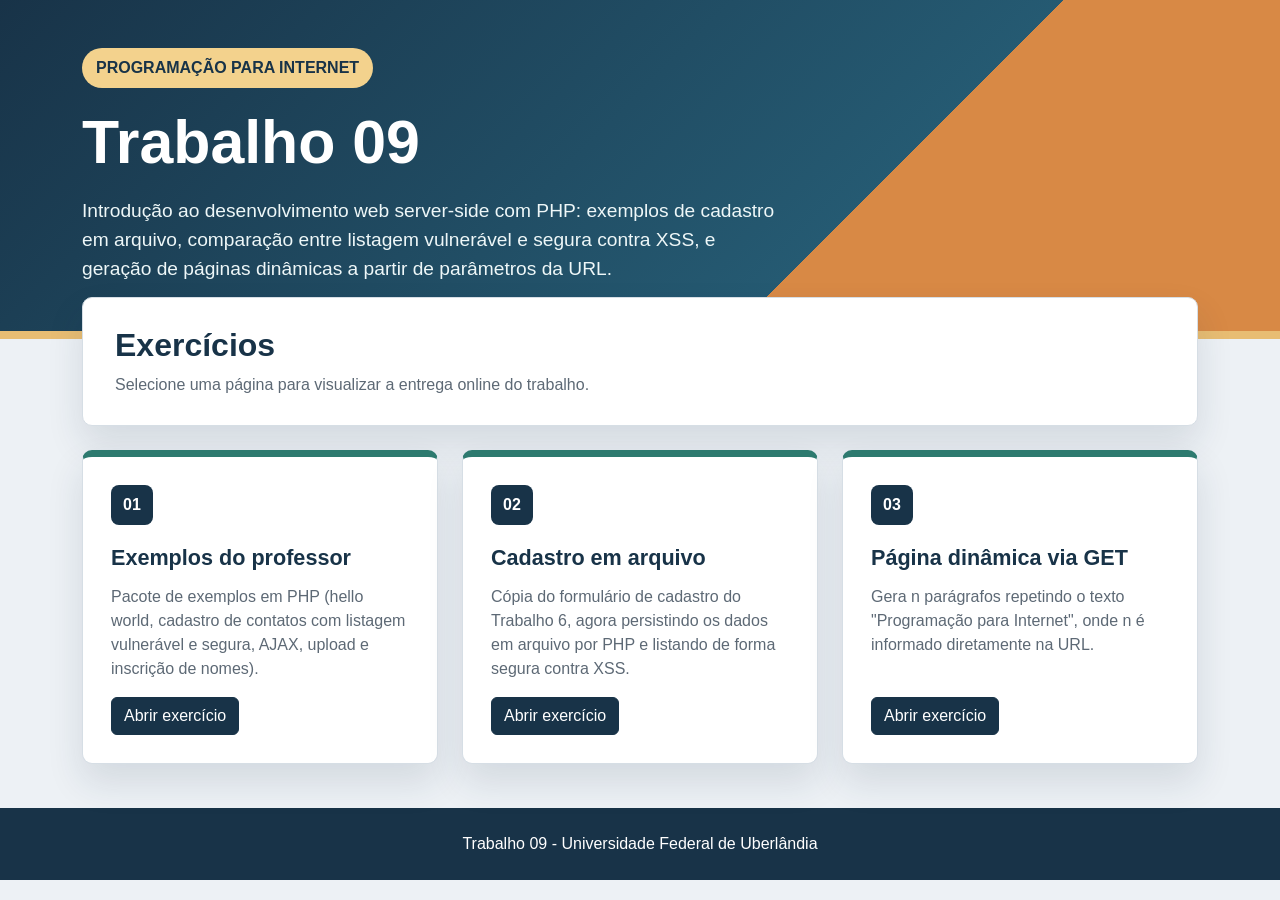
<file: index.html>
<!DOCTYPE html>
<html lang="pt-BR">
<head>
    <meta charset="UTF-8">
    <meta name="viewport" content="width=device-width, initial-scale=1.0">
    <meta name="description" content="Portal do Trabalho 09 de Programação para Internet com exercícios de PHP server-side.">
    <title>Trabalho 09 - PHP Server-Side</title>
    <link href="https://cdn.jsdelivr.net/npm/bootstrap@5.0.2/dist/css/bootstrap.min.css" rel="stylesheet">
    <link rel="stylesheet" href="css/portal.css">
</head>
<body>
    <header class="site-hero">
        <div class="container py-5">
            <p class="hero-label">Programação para Internet</p>
            <h1>Trabalho 09</h1>
            <p class="hero-copy">Introdução ao desenvolvimento web server-side com PHP: exemplos de cadastro em arquivo, comparação entre listagem vulnerável e segura contra XSS, e geração de páginas dinâmicas a partir de parâmetros da URL.</p>
        </div>
    </header>

    <main class="container main-content">
        <section class="intro-panel">
            <h2>Exercícios</h2>
            <p>Selecione uma página para visualizar a entrega online do trabalho.</p>
        </section>

        <section class="row g-4" aria-label="Lista de exercícios">
            <article class="col-12 col-md-4">
                <div class="exercise-card h-100">
                    <span class="exercise-number">01</span>
                    <h2>Exemplos do professor</h2>
                    <p>Pacote de exemplos em PHP (hello world, cadastro de contatos com listagem vulnerável e segura, AJAX, upload e inscrição de nomes).</p>
                    <a class="btn btn-primary" href="ex1/">Abrir exercício</a>
                </div>
            </article>

            <article class="col-12 col-md-4">
                <div class="exercise-card h-100">
                    <span class="exercise-number">02</span>
                    <h2>Cadastro em arquivo</h2>
                    <p>Cópia do formulário de cadastro do Trabalho 6, agora persistindo os dados em arquivo por PHP e listando de forma segura contra XSS.</p>
                    <a class="btn btn-primary" href="ex2/">Abrir exercício</a>
                </div>
            </article>

            <article class="col-12 col-md-4">
                <div class="exercise-card h-100">
                    <span class="exercise-number">03</span>
                    <h2>Página dinâmica via GET</h2>
                    <p>Gera n parágrafos repetindo o texto "Programação para Internet", onde n é informado diretamente na URL.</p>
                    <a class="btn btn-primary" href="ex3/gera-pagina.php?n=5">Abrir exercício</a>
                </div>
            </article>
        </section>
    </main>

    <footer>
        <p>Trabalho 09 - Universidade Federal de Uberlândia</p>
    </footer>
</body>
</html>
</file>
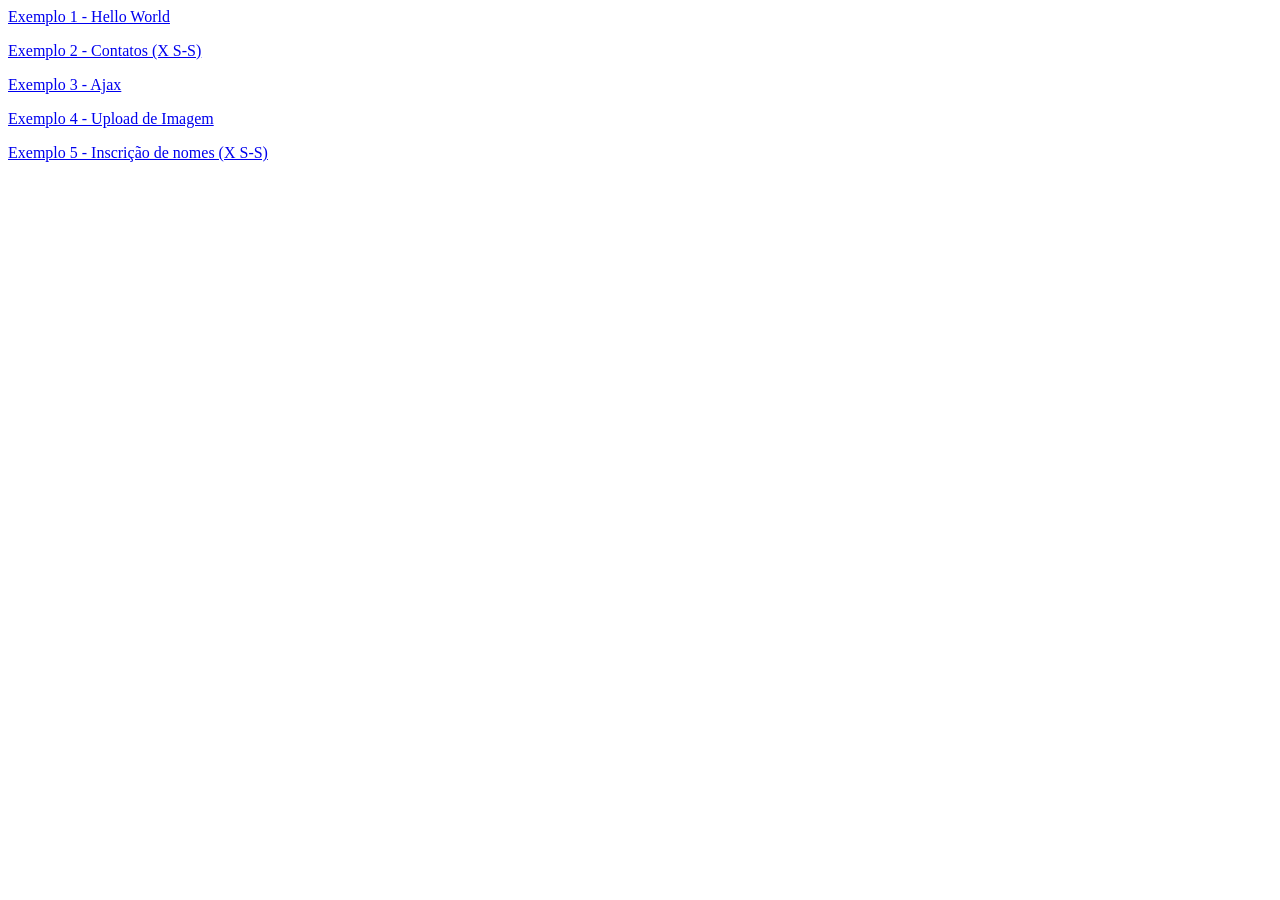
<file: ex1/index.html>
<!DOCTYPE html>
<html lang="pt-br">

<head>
  <meta charset="UTF-8">
  <title>Exemplo PHP</title>
  <style>
    a {
      display: block;
      margin-bottom: 1em;
    }
  </style>
</head>

<body>
  <a href="hello/">Exemplo 1 - Hello World</a>
  <a href="contatos/">Exemplo 2 - Contatos (X S-S)</a>
  <a href="ajax/">Exemplo 3 - Ajax</a>
  <a href="upload/">Exemplo 4 - Upload de Imagem</a>
  <a href="inscricao/">Exemplo 5 - Inscrição de nomes (X S-S)</a>
</body>

</html>
</file>
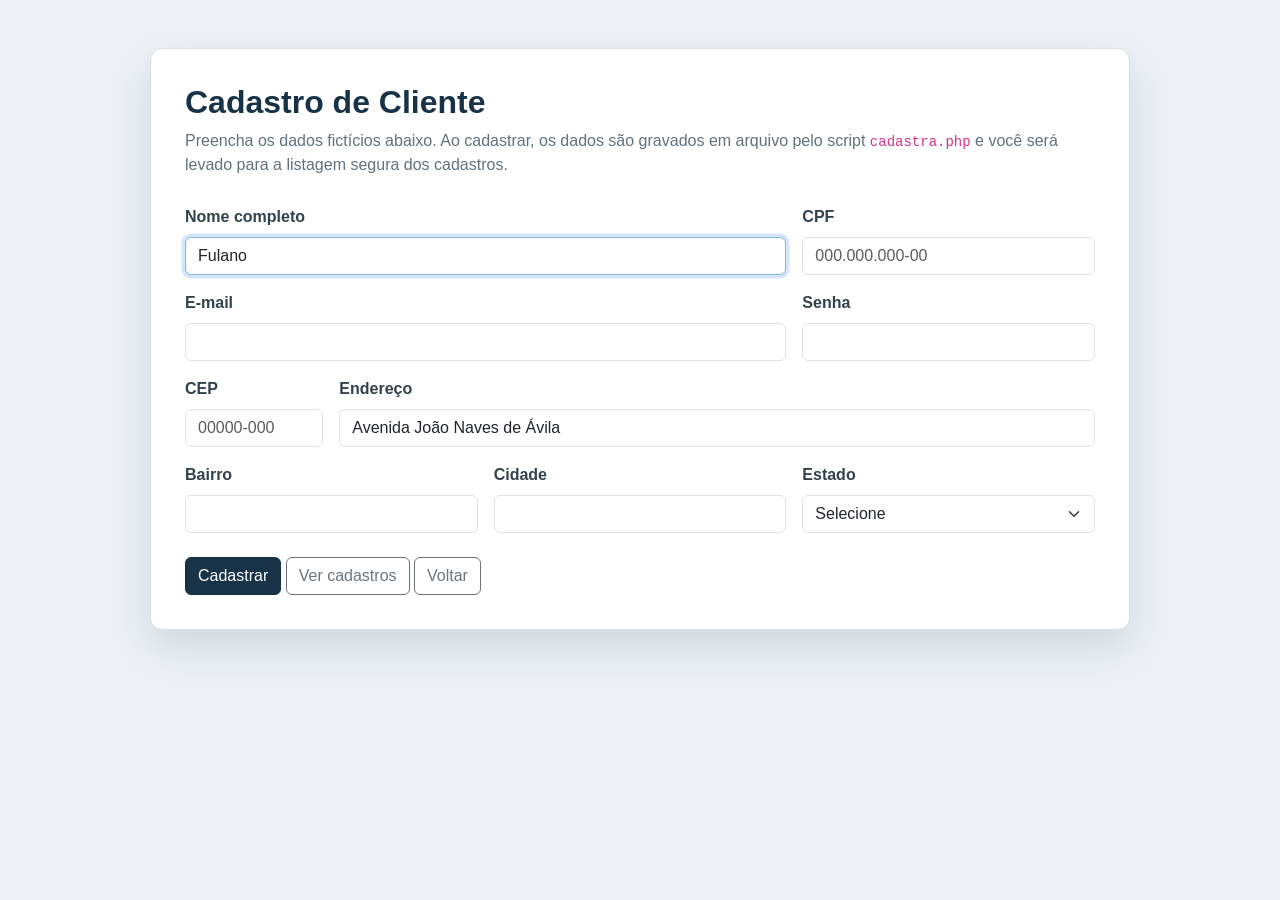
<file: ex2/index.html>
<!DOCTYPE html>
<html lang="pt-BR">
<head>
    <meta charset="UTF-8">
    <meta name="viewport" content="width=device-width, initial-scale=1.0">
    <meta name="description" content="Cópia do formulário de cadastro do Trabalho 6, agora persistindo os dados em arquivo por meio de um script PHP.">
    <title>Trabalho 09 - Exercício 2</title>
    <link href="https://cdn.jsdelivr.net/npm/bootstrap@5.0.2/dist/css/bootstrap.min.css" rel="stylesheet">
    <link rel="stylesheet" href="../css/portal.css">
</head>
<body>
    <main class="container py-5">
        <section class="form-panel mx-auto">
            <h1>Cadastro de Cliente</h1>
            <p class="panel-copy">Preencha os dados fictícios abaixo. Ao cadastrar, os dados são gravados em arquivo pelo script <code>cadastra.php</code> e você será levado para a listagem segura dos cadastros.</p>

            <form action="cadastra.php" method="post" class="row g-3">
                <div class="col-8 col-md-8">
                    <label for="nome" class="form-label">Nome completo</label>
                    <input type="text" class="form-control" id="nome" name="nome" value="Fulano" autocomplete="name" required autofocus>
                </div>

                <div class="col-4 col-md-4">
                    <label for="cpf" class="form-label">CPF</label>
                    <input type="text" class="form-control" id="cpf" name="cpf" maxlength="14" placeholder="000.000.000-00" autocomplete="off" required>
                </div>

                <div class="col-12 col-md-8">
                    <label for="email" class="form-label">E-mail</label>
                    <input type="email" class="form-control" id="email" name="email" autocomplete="email" required>
                </div>

                <div class="col-12 col-md-4">
                    <label for="senha" class="form-label">Senha</label>
                    <input type="password" class="form-control" id="senha" name="senha" autocomplete="new-password" required>
                </div>

                <div class="col-12 col-md-2">
                    <label for="cep" class="form-label">CEP</label>
                    <input type="text" class="form-control" id="cep" name="cep" maxlength="9" placeholder="00000-000" autocomplete="postal-code" required>
                </div>

                <div class="col-12 col-md-10">
                    <label for="endereco" class="form-label">Endereço</label>
                    <input type="text" class="form-control" id="endereco" name="endereco" value="Avenida João Naves de Ávila" autocomplete="address-line1" required>
                </div>

                <div class="col-12 col-md-4">
                    <label for="bairro" class="form-label">Bairro</label>
                    <input type="text" class="form-control" id="bairro" name="bairro" autocomplete="address-level3" required>
                </div>

                <div class="col-12 col-md-4">
                    <label for="cidade" class="form-label">Cidade</label>
                    <input type="text" class="form-control" id="cidade" name="cidade" autocomplete="address-level2" required>
                </div>

                <div class="col-12 col-md-4">
                    <label for="estado" class="form-label">Estado</label>
                    <select class="form-select" id="estado" name="estado" autocomplete="address-level1" required>
                        <option value="">Selecione</option>
                        <option value="MG">Minas Gerais</option>
                        <option value="SP">São Paulo</option>
                        <option value="RJ">Rio de Janeiro</option>
                        <option value="GO">Goiás</option>
                        <option value="PR">Paraná</option>
                    </select>
                </div>

                <div class="col-12 pt-2">
                    <button type="submit" class="btn btn-primary">Cadastrar</button>
                    <a class="btn btn-outline-secondary" href="lista-cadastros.php">Ver cadastros</a>
                    <a class="btn btn-outline-secondary" href="../index.html">Voltar</a>
                </div>
            </form>
        </section>
    </main>
</body>
</html>
</file>
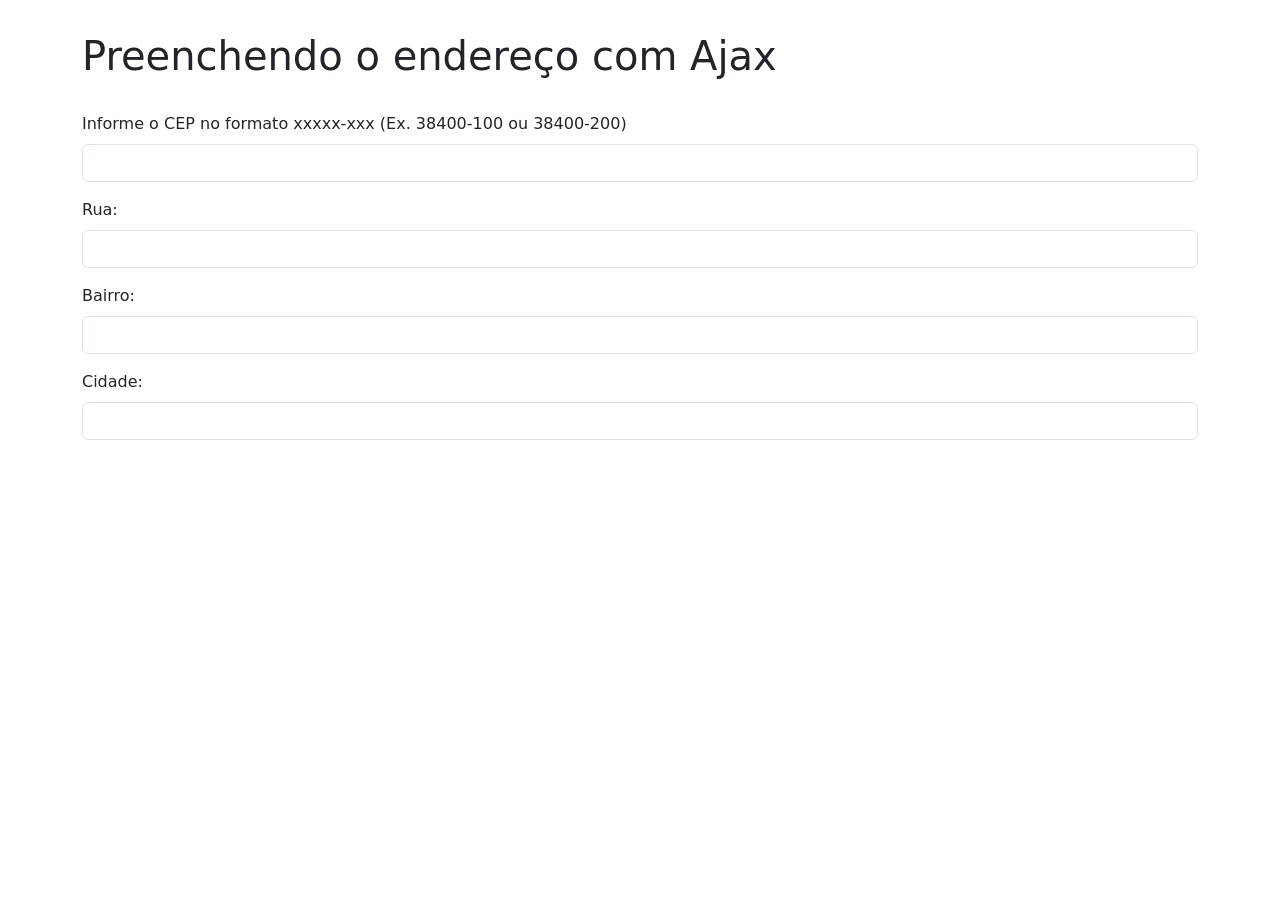
<file: ex1/ajax/index.html>
<!DOCTYPE html>
<html lang="pt-br">

<head>
  <meta charset="utf-8">
  <!-- 1: Tag de responsividade -->
  <meta name="viewport" content="width=device-width, initial-scale=1">
  <title>Desenvolvimento Web com Ajax</title>

  <!-- 2: Bootstrap CSS -->
  <link href="https://cdn.jsdelivr.net/npm/bootstrap@5.2.2/dist/css/bootstrap.min.css" rel="stylesheet"
    integrity="sha384-Zenh87qX5JnK2Jl0vWa8Ck2rdkQ2Bzep5IDxbcnCeuOxjzrPF/et3URy9Bv1WTRi" crossorigin="anonymous">
  <style>
    body {
      padding-top: 2rem;
    }

    h1 {
      margin-bottom: 2rem;
    }
  </style>
</head>

<body>

  <div class="container">
    <h1>Preenchendo o endereço com Ajax</h1>

    <form class="row g-3">
      <div>
        <label for="cep" class="form-label">Informe o CEP no formato xxxxx-xxx (Ex. 38400-100 ou 38400-200)</label>
        <input type="text" class="form-control" id="cep" name="cep">
      </div>
      <div>
        <label for="rua" class="form-label">Rua:</label>
        <input type="text" class="form-control" id="rua" name="rua">
      </div>
      <div>
        <label for="bairro" class="form-label">Bairro:</label>
        <input type="text" class="form-control" id="bairro" name="bairro">
      </div>
      <div>
        <label for="cidade" class="form-label">Cidade:</label>
        <input type="text" class="form-control" id="cidade" name="cidade">
      </div>
    </form>

  </div>

  <script>

    async function buscaEndereco(cep) {

      if (cep.length != 9) return;

      try {
        let response = await fetch("busca-endereco.php?cep=" + cep);
        if (!response.ok) throw new Error(response.statusText);
        var endereco = await response.json();
      }
      catch (error) {
        console.error(error);
        return;
      }

      let form = document.querySelector("form");
      form.rua.value = endereco.rua;
      form.bairro.value = endereco.bairro;
      form.cidade.value = endereco.cidade;
    }

    window.onload = function () {
      const inputCep = document.querySelector("#cep");
      inputCep.onkeyup = () => buscaEndereco(inputCep.value);
    }

  </script>

</body>

</html>
</file>
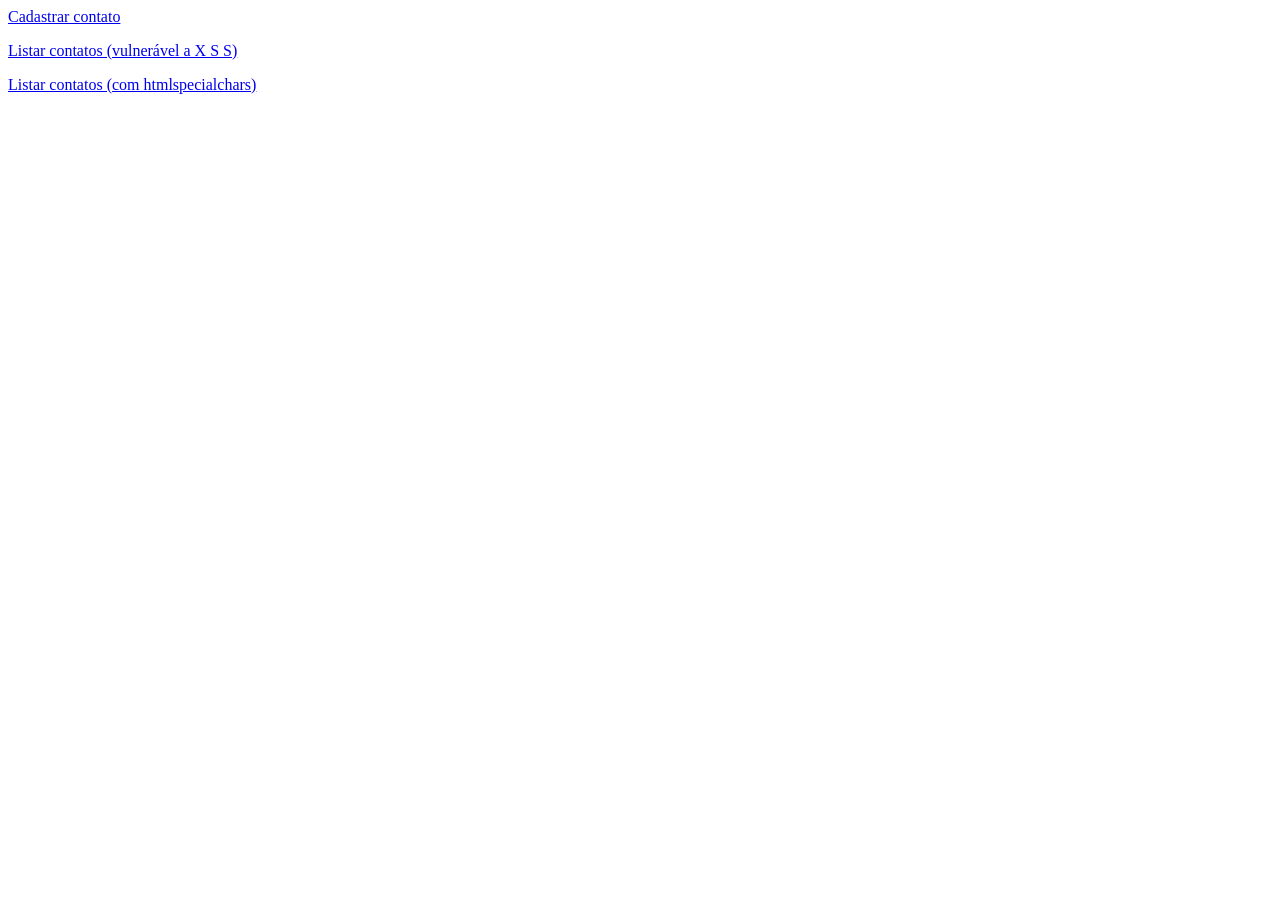
<file: ex1/contatos/index.html>
<!DOCTYPE html>
<html lang="pt-br">

<head>
  <meta charset="UTF-8">
  <title>Exemplo PHP</title>
  <style>
    a {
      display: block;
      margin-bottom: 1em;
    }
  </style>
</head>

<body>

  <a href="novo-contato.html">Cadastrar contato</a>
  <a href="lista-contatos-vulneravel.php">Listar contatos (vulnerável a X S S)</a>
  <a href="lista-contatos-seguro.php">Listar contatos (com htmlspecialchars)</a>

</body>

</html>
</file>
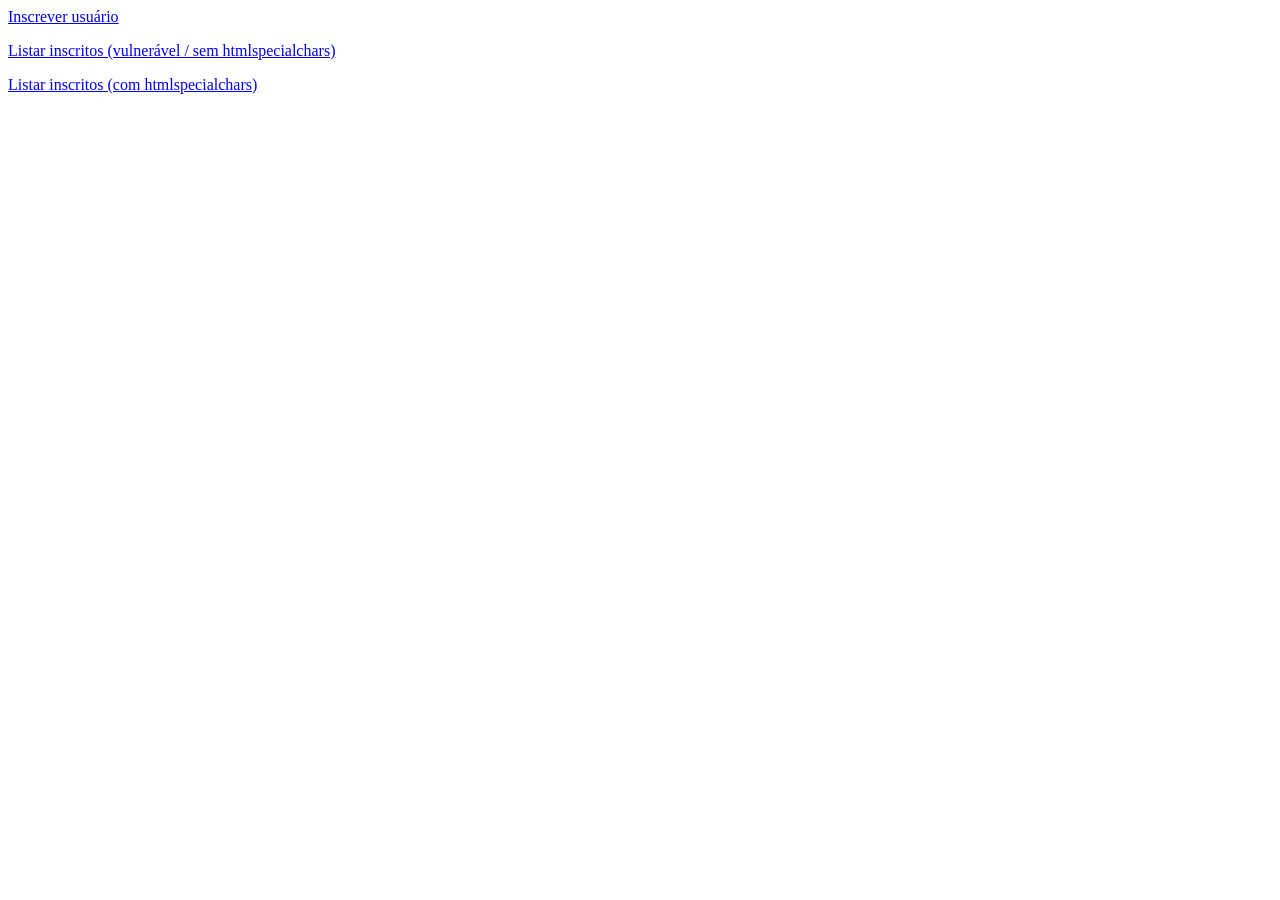
<file: ex1/inscricao/index.html>
<!DOCTYPE html>
<html lang="pt-br">

<head>
  <meta charset="UTF-8">
  <title>Exemplo PHP</title>
  <style>
    a {
      display: block;
      margin-bottom: 1em;
    }
  </style>
</head>

<body>

  <a href="form-inscricao.html">Inscrever usuário</a>
  <a href="lista-inscritos-vulneravel.php">Listar inscritos (vulnerável / sem htmlspecialchars)</a>
  <a href="lista-inscritos-seguro.php">Listar inscritos (com htmlspecialchars)</a>

</body>

</html>
</file>
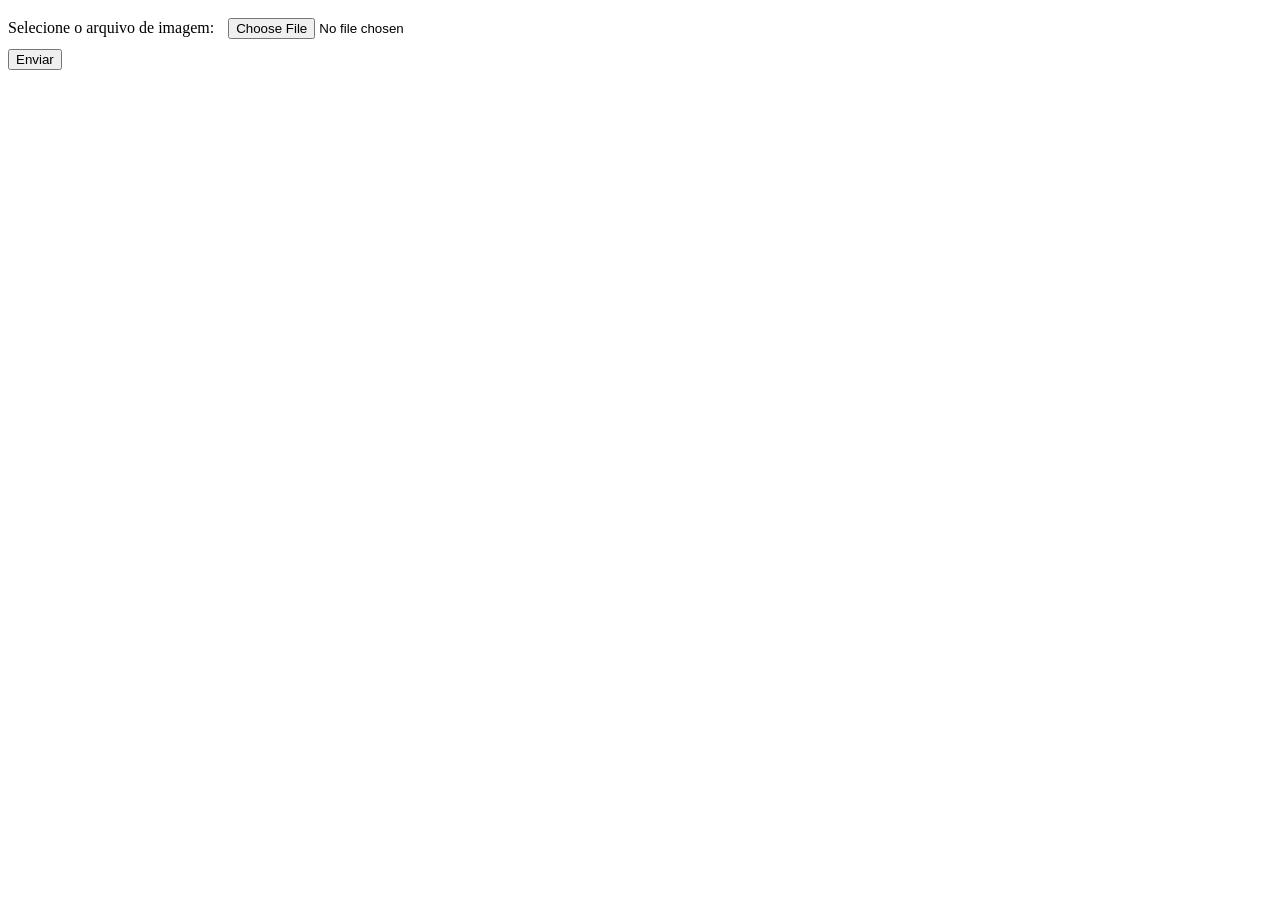
<file: ex1/upload/index.html>
<!DOCTYPE html>
<html lang="pt-br">

<head>
  <meta charset="UTF-8">
  <title>Formulários em HTML</title>
  <style>
    input {
      margin: 10px;      
    }

    button {
      display: block;
    }
  </style>
</head>

<body>

  <!-- Repare que é necessário utilizar o atributo enctype com o valor 'multipart/form-data' -->
  <form action="carregaImagem.php" method="post" enctype="multipart/form-data">
    <label>Selecione o arquivo de imagem: <input type="file" name="arquivo" accept=".png, .jpg, .jpeg"></label>
    <button>Enviar</button>
  </form>

</body>

</html>
</file>
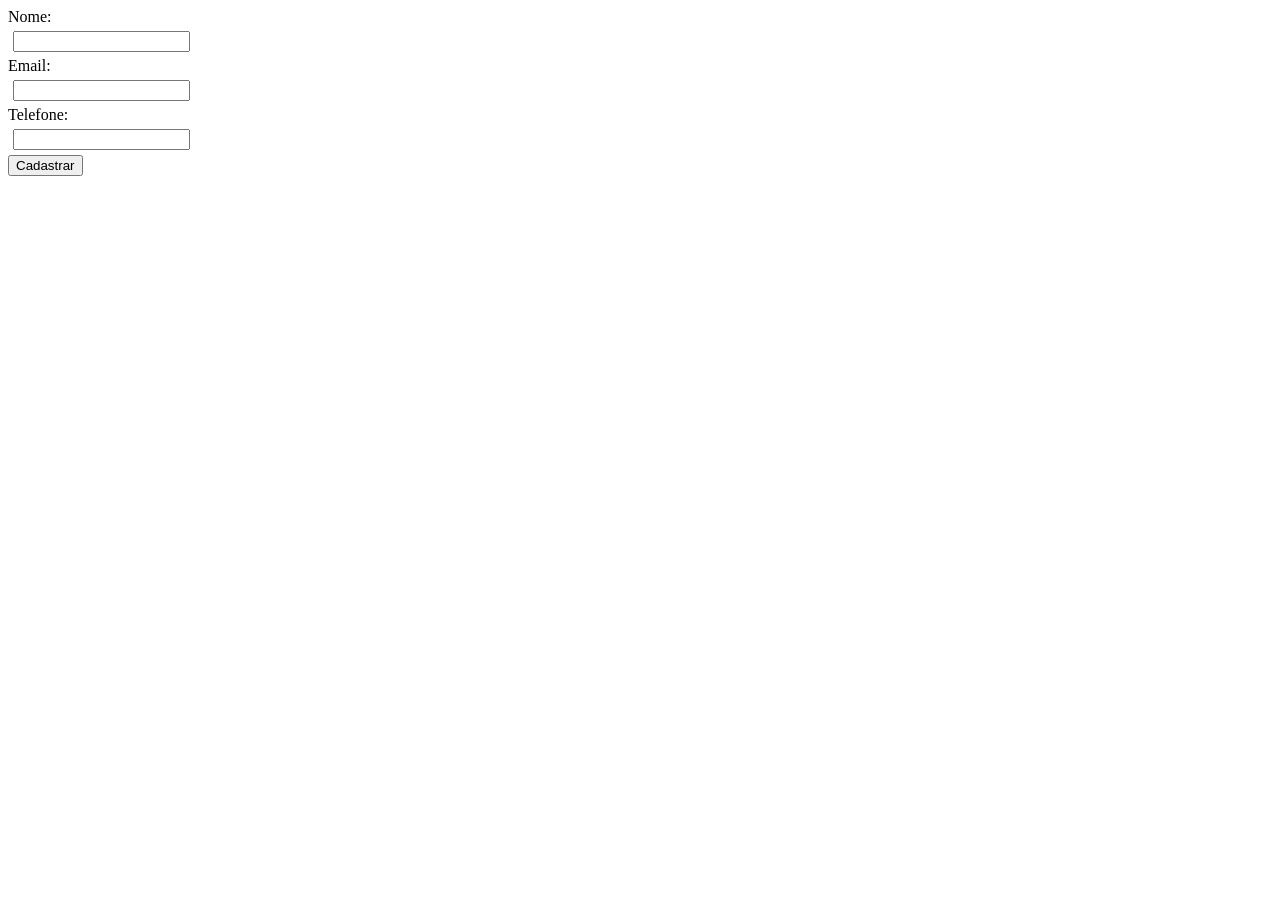
<file: ex1/contatos/novo-contato.html>
<!DOCTYPE html>
<html lang="pt-br">

<head>
  <meta charset="UTF-8">
  <title>Cadastro de Contato</title>
  <style>
    input,
    textarea {
      margin: 5px;
      display: block;
    }
  </style>
</head>

<body>

  <form action="cadastra-contato.php" method="post">
    <div>
      <label for="nome">Nome:</label>
      <input type="text" id="nome" name="nome">
    </div>

    <div>
      <label for="email">Email:</label>
      <input type="email" id="email" name="email">
    </div>

    <div>
      <label for="telefone">Telefone:</label>
      <input type="tel" id="telefone" name="telefone">
    </div>

    <button>Cadastrar</button>
  </form>

</body>

</html>
</file>
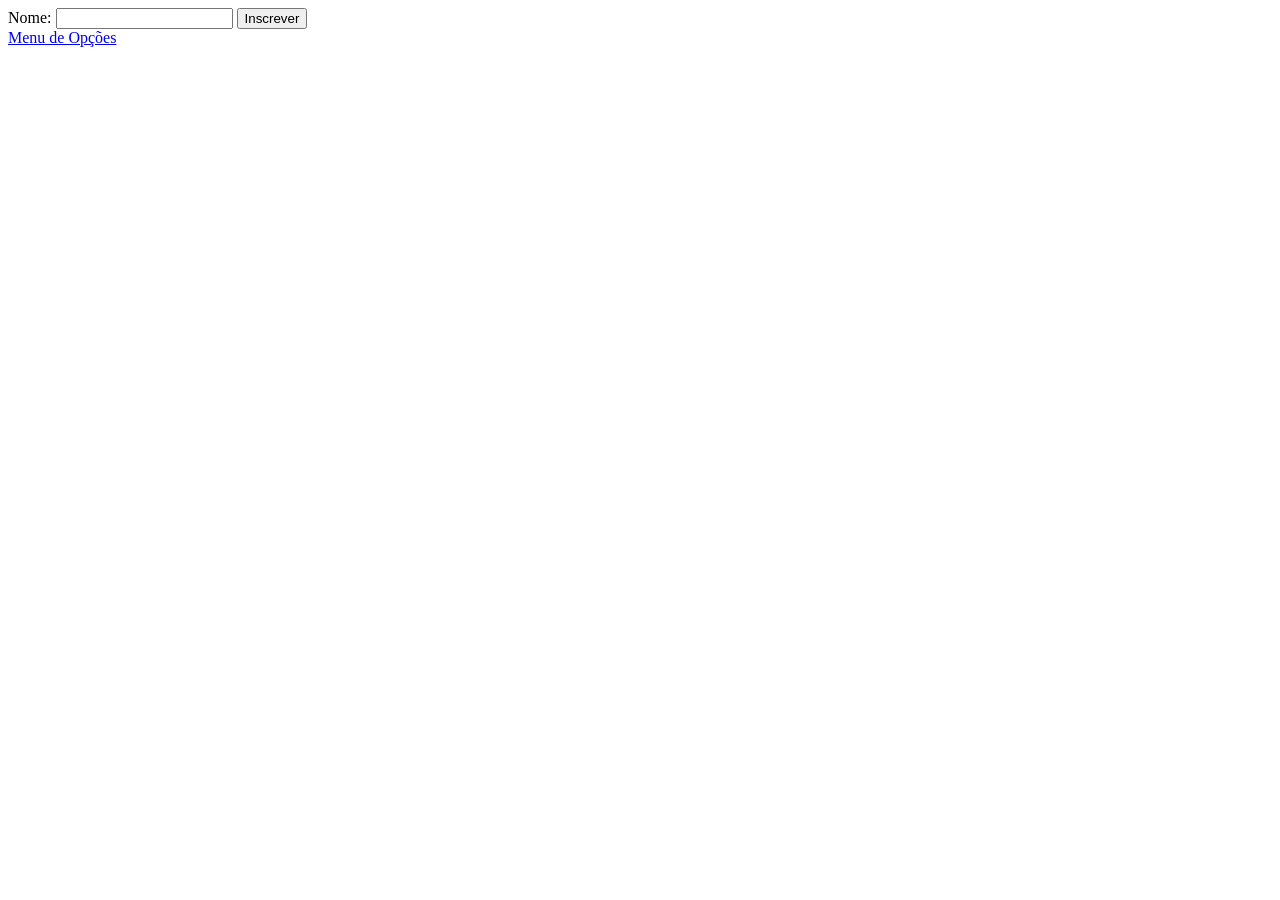
<file: ex1/inscricao/form-inscricao.html>
<!DOCTYPE html>
<html lang="pt-br">
<head>
  <meta charset="UTF-8">
  <title>Inscrição de usuário</title>
</head>
<body>

  <form action="inscreve-nome.php" method="post">
      <label for="nome">Nome:</label>
      <input type="text" id="nome" name="nome">
      <button>Inscrever</button>
  </form>
  <a href="index.html">Menu de Opções</a>

</body>
</html>
</file>
<file: css/portal.css>
body {
    background: #edf1f5;
    color: #263241;
    font-family: Arial, Helvetica, sans-serif;
}

/* ------- Portal (index do trabalho) ------- */
.site-hero {
    background: #183348;
    background-image: linear-gradient(135deg, #183348 0%, #255a72 66%, #d88945 66%, #d88945 100%);
    color: #fff;
    border-bottom: 8px solid #e8bd73;
}

.hero-label {
    display: inline-block;
    margin-bottom: 18px;
    padding: 8px 14px;
    background: #f3d28d;
    color: #183348;
    border-radius: 999px;
    font-weight: 700;
    text-transform: uppercase;
}

.site-hero h1 {
    margin: 0;
    font-size: 3.8rem;
    font-weight: 700;
}

.hero-copy {
    max-width: 700px;
    margin: 18px 0 0;
    color: #eef7f8;
    font-size: 1.2rem;
}

.main-content {
    margin-top: -42px;
    margin-bottom: 44px;
}

.intro-panel,
.exercise-card {
    background: #fff;
    border: 1px solid #d6dee5;
    border-radius: 10px;
    box-shadow: 0 18px 36px rgba(24, 51, 72, 0.12);
}

.intro-panel {
    margin-bottom: 24px;
    padding: 28px 32px;
}

.intro-panel h2 {
    margin: 0 0 8px;
    color: #183348;
    font-weight: 700;
}

.intro-panel p {
    margin: 0;
    color: #5d6975;
}

.exercise-card {
    padding: 28px;
    border-top: 7px solid #2d7a6f;
}

.exercise-card h2 {
    margin: 20px 0 14px;
    color: #183348;
    font-size: 1.35rem;
    font-weight: 700;
}

.exercise-card p {
    min-height: 96px;
    color: #5d6975;
}

.exercise-number {
    display: inline-block;
    padding: 8px 12px;
    background: #183348;
    color: #fff;
    border-radius: 8px;
    font-weight: 700;
}

.btn-primary {
    background-color: #183348;
    border-color: #183348;
}

.btn-primary:hover,
.btn-primary:focus {
    background-color: #d88945;
    border-color: #d88945;
}

footer {
    padding: 24px 5%;
    background: #183348;
    color: #fff;
    text-align: center;
}

footer p {
    margin: 0;
}

/* ------- Paginas internas (ex2 e ex3) ------- */
.form-panel {
    max-width: 980px;
    padding: 34px;
    background: #fff;
    border: 1px solid #d8e0e6;
    border-radius: 12px;
    box-shadow: 0 18px 38px rgba(25, 56, 76, 0.13);
}

.form-panel h1 {
    margin-bottom: 8px;
    color: #183348;
    font-size: 2rem;
    font-weight: 700;
}

.panel-copy {
    margin-bottom: 28px;
    color: #60717f;
}

.form-label {
    color: #33414e;
    font-weight: 600;
}

.form-control:focus,
.form-select:focus {
    border-color: #88b6e8;
    box-shadow: 0 0 0 0.22rem rgba(13, 110, 253, 0.18);
}

.dica {
    margin-top: 8px;
    color: #5d6975;
    font-style: italic;
}

@media (max-width: 760px) {
    .site-hero h1 {
        font-size: 2.8rem;
    }

    .exercise-card p {
        min-height: 0;
    }
}

@media (max-width: 420px) {
    .form-panel {
        padding: 22px;
    }
}
</file>
